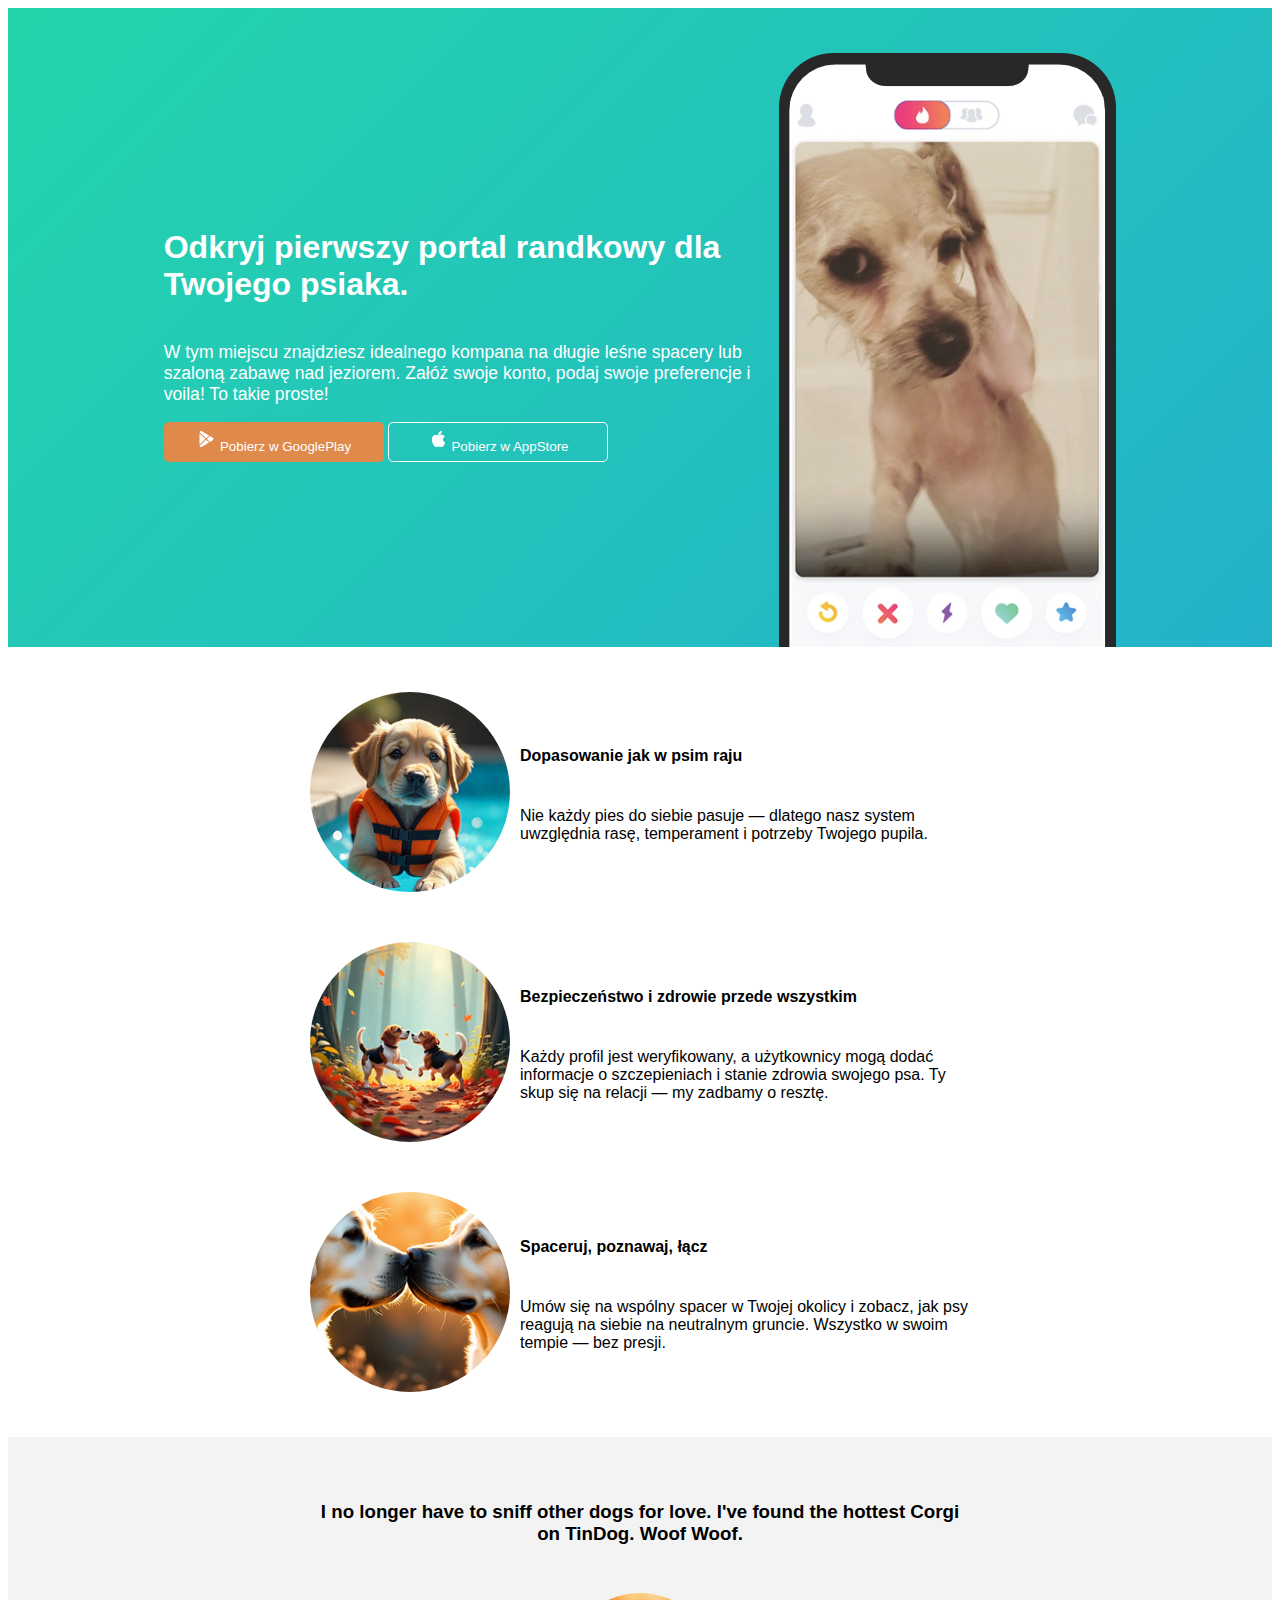
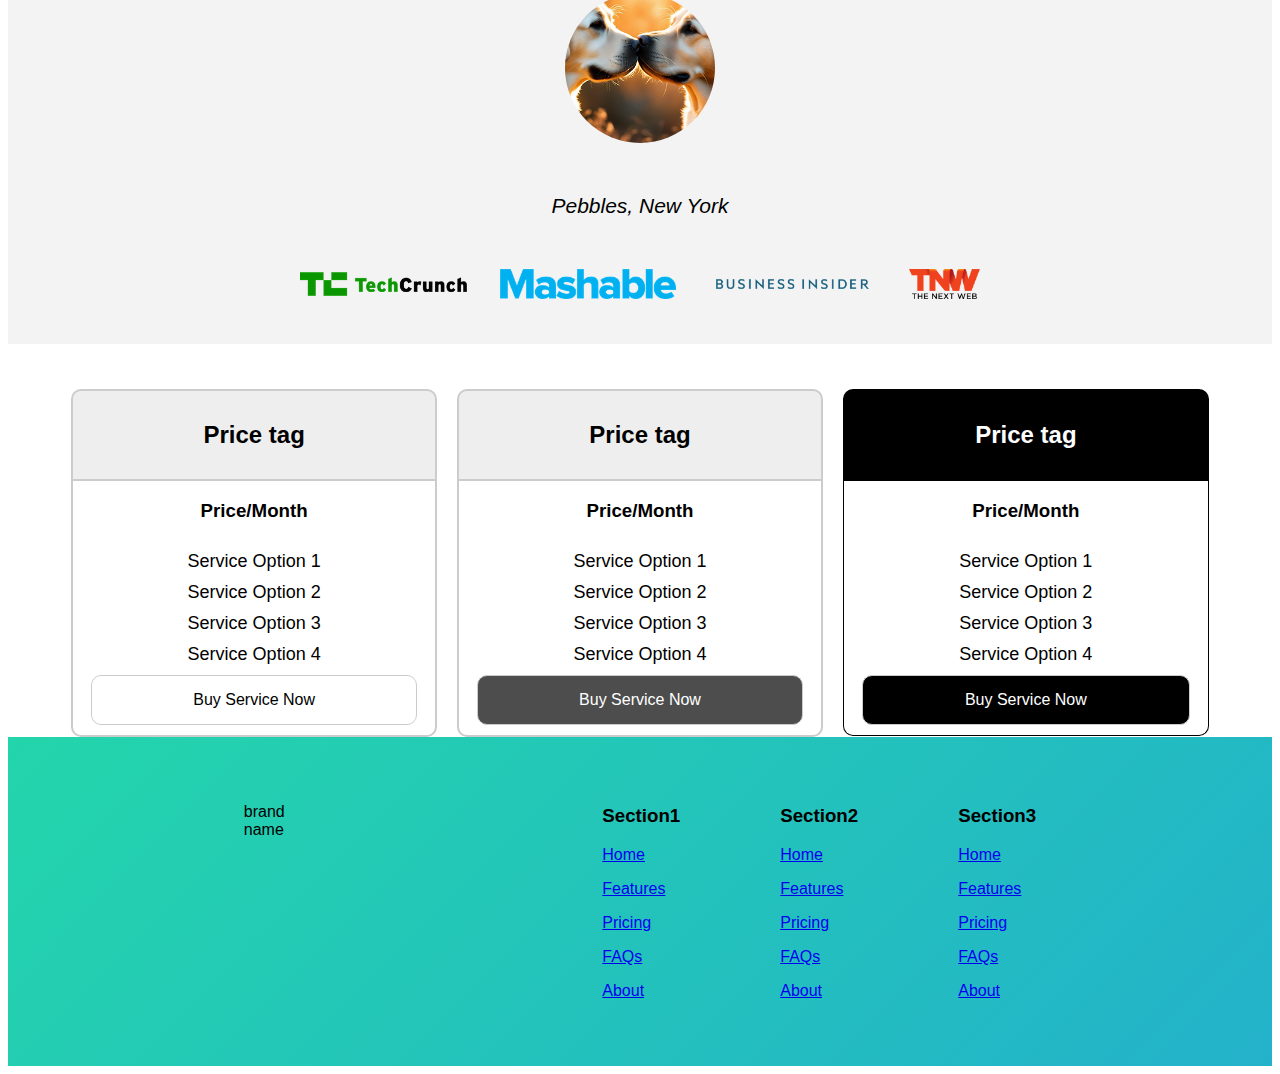
<file: index.html>
<!DOCTYPE html>
<html lang="en">
<head>
    <meta charset="UTF-8">
    <meta name="viewport" content="width=device-width, initial-scale=1.0">
    <link rel="stylesheet" href="style.css">
    <link href="https://cdn.jsdelivr.net/npm/bootstrap@5.3.5/dist/css/bootstrap.min.css" rel="stylesheet" integrity="sha384-SgOJa3DmI69IUzQ2PVdRZhwQ+dy64/BUtbMJw1MZ8t5HZApcHrRKUc4W0kG879m7" crossorigin="anonymous">
    <title>difcode.html</title>
</head>
<body>

<!-- header -->
<section class="header">
<div class="header-container">
    <div class="spacer"></div>
    <div class="naglowek">
        <h1>
            Odkryj pierwszy portal randkowy dla Twojego psiaka.
        </h1>
    <p>
        W tym miejscu znajdziesz idealnego kompana na długie leśne spacery lub szaloną zabawę nad jeziorem. Załóż swoje konto, podaj swoje preferencje i voila! To takie proste!
    </p>
    </div>
    <img id="iphonedog" src="images/iphone.png" alt="">
    <div class="buttons">

    <button id="googleplay">
        <svg xmlns="http://www.w3.org/2000/svg" width="20" height="20" fill="currentColor" class="bi bi-google-play" viewBox="0 0 15 20">
            <path d="M14.222 9.374c1.037-.61 1.037-2.137 0-2.748L11.528 5.04 8.32 8l3.207 2.96zm-3.595 2.116L7.583 8.68 1.03 14.73c.201 1.029 1.36 1.61 2.303 1.055zM1 13.396V2.603L6.846 8zM1.03 1.27l6.553 6.05 3.044-2.81L3.333.215C2.39-.341 1.231.24 1.03 1.27"/>
          </svg>
        Pobierz w GooglePlay
    </button>

    <button id="appstore">
        <svg xmlns="http://www.w3.org/2000/svg" width="20" height="20" fill="currentColor" class="bi bi-apple" viewBox="0 0 15 20">
            <path d="M11.182.008C11.148-.03 9.923.023 8.857 1.18c-1.066 1.156-.902 2.482-.878 2.516s1.52.087 2.475-1.258.762-2.391.728-2.43m3.314 11.733c-.048-.096-2.325-1.234-2.113-3.422s1.675-2.789 1.698-2.854-.597-.79-1.254-1.157a3.7 3.7 0 0 0-1.563-.434c-.108-.003-.483-.095-1.254.116-.508.139-1.653.589-1.968.607-.316.018-1.256-.522-2.267-.665-.647-.125-1.333.131-1.824.328-.49.196-1.422.754-2.074 2.237-.652 1.482-.311 3.83-.067 4.56s.625 1.924 1.273 2.796c.576.984 1.34 1.667 1.659 1.899s1.219.386 1.843.067c.502-.308 1.408-.485 1.766-.472.357.013 1.061.154 1.782.539.571.197 1.111.115 1.652-.105.541-.221 1.324-1.059 2.238-2.758q.52-1.185.473-1.282"/>
            <path d="M11.182.008C11.148-.03 9.923.023 8.857 1.18c-1.066 1.156-.902 2.482-.878 2.516s1.52.087 2.475-1.258.762-2.391.728-2.43m3.314 11.733c-.048-.096-2.325-1.234-2.113-3.422s1.675-2.789 1.698-2.854-.597-.79-1.254-1.157a3.7 3.7 0 0 0-1.563-.434c-.108-.003-.483-.095-1.254.116-.508.139-1.653.589-1.968.607-.316.018-1.256-.522-2.267-.665-.647-.125-1.333.131-1.824.328-.49.196-1.422.754-2.074 2.237-.652 1.482-.311 3.83-.067 4.56s.625 1.924 1.273 2.796c.576.984 1.34 1.667 1.659 1.899s1.219.386 1.843.067c.502-.308 1.408-.485 1.766-.472.357.013 1.061.154 1.782.539.571.197 1.111.115 1.652-.105.541-.221 1.324-1.059 2.238-2.758q.52-1.185.473-1.282"/>
          </svg>
      Pobierz w AppStore
    </button>
    </div>
</div>
</section>

<!-- description -->
<section class="description">
    <div class="description-container">
        <div class="description-box-1">
            <div id="dog">
                <img src="images/dog3.jpg" alt="">
            </div>
            <h4 id="p1">
                Dopasowanie jak w psim raju
            </h4>
            <p id="p2">
                Nie każdy pies do siebie pasuje — dlatego nasz system uwzględnia rasę, temperament i potrzeby Twojego pupila.
            </p>
        </div>
        <div class="description-box-1">
            <div id="dog">
                <img src="images/dog2.jpg" alt="">
            </div>
            <h4 id="p1">
                Bezpieczeństwo i zdrowie przede wszystkim
            </h4>
            <p id="p2">
                Każdy profil jest weryfikowany, a użytkownicy mogą dodać informacje o szczepieniach i stanie zdrowia swojego psa. Ty skup się na relacji — my zadbamy o resztę.
            </p>
        </div>
        <div class="description-box-1">
            <div id="dog">
                <img src="images/dog1.jpg" alt="">
            </div>
            <h4 id="p1">
                Spaceruj, poznawaj, łącz
            </h4>
            <p id="p2">
                Umów się na wspólny spacer w Twojej okolicy i zobacz, jak psy reagują na siebie na neutralnym gruncie. Wszystko w swoim tempie — bez presji.
            </p>
        </div>
    </div>
</section>

<!-- opinion -->
<section class="opinion">
    <div class="opinion-container">
        <h3>
            I no longer have to sniff other dogs for love. I've found the hottest Corgi on TinDog. Woof Woof.
        </h3>
        <img id="avatar" src="images/dog1.jpg" alt=""/>
        <p>
            <i>Pebbles, New York</i>
        </p>
        <div class="logos">
            <img height="30" src="images/techcrunch.png" alt="">
            <img height="30" src="images/mashable.png" alt="">
            <img height="30" src="images/bizinsider.png" alt="">
            <img height="30" src="images/tnw.png" alt="">
        </div>
    </div>
</section>

<!-- cennik -->
<section class="cennik">
    <div class="cennik-container">
       <div class="top">
        <h2>Price tag</h2>
       </div>
       <div class="bottom">
        <h3>Price/Month</h3>
        <p>Service Option 1</p>
        <p>Service Option 2</p>
        <p>Service Option 3</p>
        <p>Service Option 4</p>
        <button>Buy Service Now</button>
       </div>
    </div>
    <div class="cennik-container">
        <div class="top">
         <h2>Price tag</h2>
        </div>
        <div class="bottom">
         <h3>Price/Month</h3>
         <p>Service Option 1</p>
         <p>Service Option 2</p>
         <p>Service Option 3</p>
         <p>Service Option 4</p>
         <button id="button2">Buy Service Now</button>
        </div>
     </div>
     <div class="cennik-container">
        <div class="top3">
         <h2>Price tag</h2>
        </div>
        <div class="xd">
         <h3>Price/Month</h3>
         <p>Service Option 1</p>
         <p>Service Option 2</p>
         <p>Service Option 3</p>
         <p>Service Option 4</p>
         <button id="button3">Buy Service Now</button>
        </div>
     </div>
</section>

<!-- grid -->
<div class="footer">
        <div class="section-b">
            <p>brand name</p>
        </div>
        <div class="section1">
            <h3>Section1</h3>
            <p><a href="difcode.html">Home</a></p>
            <p><a href="difcode.html">Features</a></p>
            <p><a href="difcode.html">Pricing</a></p>
            <p><a href="difcode.html">FAQs</a></p>
            <p><a href="difcode.html">About</a></p>
        </div>
        <div class="section2">
            <h3>Section2</h3>
            <p><a href="difcode.html">Home</a></p>
            <p><a href="difcode.html">Features</a></p>
            <p><a href="difcode.html">Pricing</a></p>
            <p><a href="difcode.html">FAQs</a></p>
            <p><a href="difcode.html">About</a></p>
        </div>
        <div class="section3">
            <h3>Section3</h3>
            <p><a href="difcode.html">Home</a></p>
            <p><a href="difcode.html">Features</a></p>
            <p><a href="difcode.html">Pricing</a></p>
            <p><a href="difcode.html">FAQs</a></p>
            <p><a href="difcode.html">About</a></p>
        </div>
</div> 

</body>
<script src="https://cdn.jsdelivr.net/npm/bootstrap@5.3.5/dist/js/bootstrap.bundle.min.js" integrity="sha384-k6d4wzSIapyDyv1kpU366/PK5hCdSbCRGRCMv+eplOQJWyd1fbcAu9OCUj5zNLiq" crossorigin="anonymous"></script>
</html>
</file>
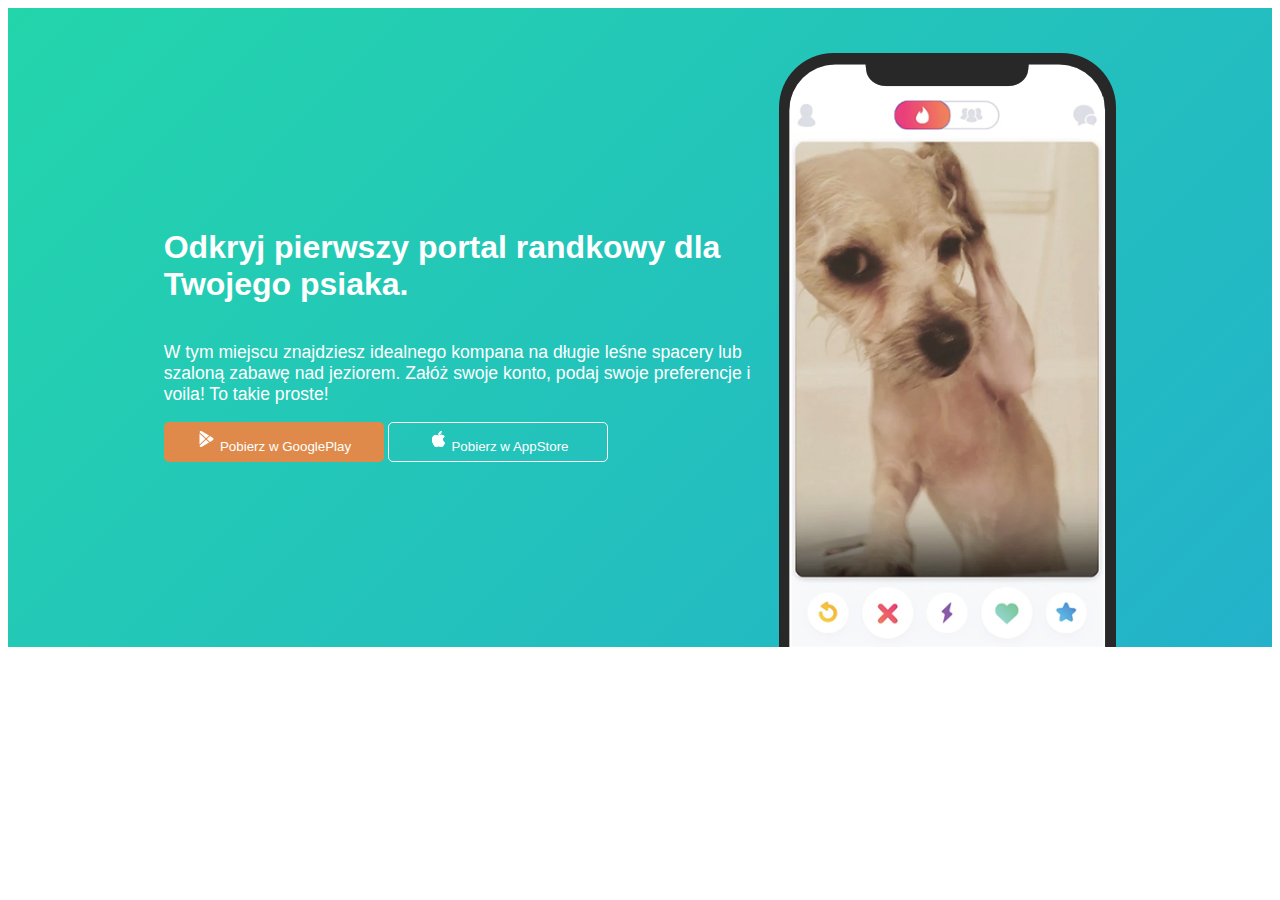
<file: difcode.html>
<!DOCTYPE html>
<html lang="en">
<head>
    <meta charset="UTF-8">
    <meta name="viewport" content="width=device-width, initial-scale=1.0">
    <link rel="stylesheet" href="difstyl.css">
    <link href="https://cdn.jsdelivr.net/npm/bootstrap@5.3.5/dist/css/bootstrap.min.css" rel="stylesheet" integrity="sha384-SgOJa3DmI69IUzQ2PVdRZhwQ+dy64/BUtbMJw1MZ8t5HZApcHrRKUc4W0kG879m7" crossorigin="anonymous">
    <title>difcode.html</title>
</head>
<body>

<!-- header -->
<section class="header">
<div class="header-container">
    <div class="spacer"></div>
    <div class="naglowek">
        <h1>
            Odkryj pierwszy portal randkowy dla Twojego psiaka.
        </h1>
    <p>
        W tym miejscu znajdziesz idealnego kompana na długie leśne spacery lub szaloną zabawę nad jeziorem. Załóż swoje konto, podaj swoje preferencje i voila! To takie proste!
    </p>
    </div>
    <img id="iphonedog" src="images/iphone.png" alt="">
    <div class="buttons">

    <button id="googleplay">
        <svg xmlns="http://www.w3.org/2000/svg" width="20" height="20" fill="currentColor" class="bi bi-google-play" viewBox="0 0 15 20">
            <path d="M14.222 9.374c1.037-.61 1.037-2.137 0-2.748L11.528 5.04 8.32 8l3.207 2.96zm-3.595 2.116L7.583 8.68 1.03 14.73c.201 1.029 1.36 1.61 2.303 1.055zM1 13.396V2.603L6.846 8zM1.03 1.27l6.553 6.05 3.044-2.81L3.333.215C2.39-.341 1.231.24 1.03 1.27"/>
          </svg>
        Pobierz w GooglePlay
    </button>

    <button id="appstore">
        <svg xmlns="http://www.w3.org/2000/svg" width="20" height="20" fill="currentColor" class="bi bi-apple" viewBox="0 0 15 20">
            <path d="M11.182.008C11.148-.03 9.923.023 8.857 1.18c-1.066 1.156-.902 2.482-.878 2.516s1.52.087 2.475-1.258.762-2.391.728-2.43m3.314 11.733c-.048-.096-2.325-1.234-2.113-3.422s1.675-2.789 1.698-2.854-.597-.79-1.254-1.157a3.7 3.7 0 0 0-1.563-.434c-.108-.003-.483-.095-1.254.116-.508.139-1.653.589-1.968.607-.316.018-1.256-.522-2.267-.665-.647-.125-1.333.131-1.824.328-.49.196-1.422.754-2.074 2.237-.652 1.482-.311 3.83-.067 4.56s.625 1.924 1.273 2.796c.576.984 1.34 1.667 1.659 1.899s1.219.386 1.843.067c.502-.308 1.408-.485 1.766-.472.357.013 1.061.154 1.782.539.571.197 1.111.115 1.652-.105.541-.221 1.324-1.059 2.238-2.758q.52-1.185.473-1.282"/>
            <path d="M11.182.008C11.148-.03 9.923.023 8.857 1.18c-1.066 1.156-.902 2.482-.878 2.516s1.52.087 2.475-1.258.762-2.391.728-2.43m3.314 11.733c-.048-.096-2.325-1.234-2.113-3.422s1.675-2.789 1.698-2.854-.597-.79-1.254-1.157a3.7 3.7 0 0 0-1.563-.434c-.108-.003-.483-.095-1.254.116-.508.139-1.653.589-1.968.607-.316.018-1.256-.522-2.267-.665-.647-.125-1.333.131-1.824.328-.49.196-1.422.754-2.074 2.237-.652 1.482-.311 3.83-.067 4.56s.625 1.924 1.273 2.796c.576.984 1.34 1.667 1.659 1.899s1.219.386 1.843.067c.502-.308 1.408-.485 1.766-.472.357.013 1.061.154 1.782.539.571.197 1.111.115 1.652-.105.541-.221 1.324-1.059 2.238-2.758q.52-1.185.473-1.282"/>
          </svg>
      Pobierz w AppStore
    </button>
    </div>
</div>
</section>

<!-- description -->
<section class="description"></section>

<!-- opinion -->
<section class="opinion"></section>


</body>
<script src="https://cdn.jsdelivr.net/npm/bootstrap@5.3.5/dist/js/bootstrap.bundle.min.js" integrity="sha384-k6d4wzSIapyDyv1kpU366/PK5hCdSbCRGRCMv+eplOQJWyd1fbcAu9OCUj5zNLiq" crossorigin="anonymous"></script>
</html>
</file>
<file: style.css>
html{
    font-family:'Segoe UI', Tahoma, Geneva, Verdana, sans-serif;
}

@media screen and (min-width:1400px) {
    
    .header{
        background: linear-gradient(-45deg, #ee7752, #e73c7e, #23a6d5, #23d5ab);
        background-size: 400% 400%;
	    animation: gradient 15s ease infinite;
    }
    @keyframes gradient {
	    0% {
		    background-position: 0% 50%;
	        }
	    50% {
    		background-position: 100% 50%;
        	}
	    100% {
    		background-position: 0% 50%;
        	}
        }
    .header-container{
        display:grid;
        grid-template-columns:1fr minmax(200px,600px) 0.1fr max-content 1fr;
        grid-template-rows:5vh 2fr max-content 1fr auto;
        }
    .spacer{
        grid-column: span 5;
    }
    .naglowek{
        text-align:left;
        grid-area:2/2/3/3;
        display: flex;
        flex-direction: column;
        justify-content: end;
        color:#fff;
    }
    .naglowek p{
        font-size:1.1rem;
    }
    .header-container button{
        width:220px;
        height: 40px;
        border-radius:5px;
    }
    .buttons{
        margin:0;
        padding:0;
        grid-area:3/2/4/3;
    }
    #appstore{
        border:1px solid #ffffff;
        color:#ffffff;
        background-color: #ffffff00;
        transition-duration: 0.3s;
    }
    #appstore:hover{
        cursor: pointer;
        background-color:#ffffff;
        color:#000000;
        transition-duration: 0.2s;
    }
    #googleplay{
        border:0;
        background-color:#df8a4a;
        color:#fff;
        transition-duration: 0.2s;
    }
    #googleplay:hover{
        cursor: pointer;
        background-color:#fa7a18;
        transition-duration: 0.2s;
    }
    #iphonedog{
        display:block;
        margin:0;
        padding:0;
        grid-area:2/4/5/4;
    }
    .description-container{
        display:flex;
        justify-content: center;
        align-items: center;
        height: 30vh;
        gap:50px;

    }
    .description-box-1{
        display:grid;
        grid-template-columns: minmax(50px,max-content) 250px;
        grid-template-rows: max-content max-content;
        row-gap: 5px;
        column-gap:10px;
    }
    #dog{
        display:flex;
        flex-direction: column;
        justify-content: center;
        align-items: center;
        grid-row:span 2;
    }
    #dog img{
        max-width:200px;
        border-radius:50%;
    }
    #p1{
        grid-area:1/2/2/3;
        align-self: center;
    }
    #p2{
        grid-area:2/2/3/3;
    }
    .opinion-container{
        padding-top:5vh;
        padding-bottom:5vh;
        background-color:rgb(243, 243, 243);
        display:flex;
        flex-direction: column;
        align-items: center;
        gap:30px;
    }
    #avatar{
        max-width:100px;
        border-radius:50%;
    }
    .logos{
        display:flex;
        gap:100px;
    }
    .cennik{
        display:flex;
        justify-content: center;
        gap:50px;
    }
    .cennik-container{
        width:400px;
        min-width:300px;
        height:max-content;
    }
    .top{
        border-radius:10px 10px 0px 0px;
        background:#eeeeee;
        border:2px solid #cccccc;
        text-align: center;
        padding:10px;
    }
    .bottom{
        border-left:2px solid #cccccc;
        border-right:2px solid #cccccc;
        border-bottom:2px solid #cccccc;
        background:none;
        border-radius:0px 0px 10px 10px;
        display:flex;
        flex-direction: column;
        align-items: center;
        gap:10px;
    }
   .cennik-container p{
        margin:0;
        padding:0;
        font-size:18px;
        text-align:center;
   }
   .cennik-container button{
        border-radius:10px;
        border:1px solid #cccccc;
        background:none;
        width:90%;
        height:50px;
        font-size:1rem;
        margin-bottom:10px;
   }
   #button2{
        background:#4d4d4d;
        color:#ffffff;
   }
   #button3{
        background:#000;
        color:#fff;
   }
   .top3{
        background:#000;
        border-radius:10px 10px 0px 0px;
        border:2px solid #000000;
        text-align: center;
        padding:10px;
        color:#fff;
   }
   .xd{
        border-left:1px solid #000000;
        border-right:1px solid #000000;
        border-bottom:1px solid #000000;
        background:none;
        border-radius:0px 0px 10px 10px;
        display:flex;
        flex-direction: column;
        align-items: center;
        gap:10px;
    }
    .footer{
        display:grid;
        grid-template-columns: 3fr 1fr 2.5fr 1fr 1fr 1fr 3fr;
        grid-template-rows: 50px 1fr 50px;
        column-gap:100px; background: linear-gradient(-45deg, #ee7752, #e73c7e, #23a6d5, #23d5ab);
        background-size: 400% 400%;
	    animation: gradient 15s ease infinite;
    }
    @keyframes gradient {
	    0% {
		    background-position: 0% 50%;
	        }
	    50% {
    		background-position: 100% 50%;
        	}
	    100% {
    		background-position: 0% 50%;
        	}
        }
    .section-b{
        grid-area:2/2/3/3;
    }
    .section1{
        grid-area:2/4/3/5;
    }
    .section2{
        grid-area:2/5/3/6;
    }
    .section3{
        grid-area:2/6/3/7;
    }
}

@media screen and (min-width:1200px) and (max-width:1399px) {
    
    .header{
        background: linear-gradient(-45deg, #ee7752, #e73c7e, #23a6d5, #23d5ab);
        background-size: 400% 400%;
	    animation: gradient 15s ease infinite;
    }
    @keyframes gradient {
	    0% {
		    background-position: 0% 50%;
	        }
	    50% {
    		background-position: 100% 50%;
        	}
	    100% {
    		background-position: 0% 50%;
        	}
        }
    .header-container{
        display:grid;
        grid-template-columns:1fr minmax(200px,600px) 0.1fr max-content 1fr;
        grid-template-rows:5vh 2fr max-content 1fr auto;
        }
    .spacer{
        grid-column: span 5;
    }
    .naglowek{
        text-align:left;
        grid-area:2/2/3/3;
        display: flex;
        flex-direction: column;
        justify-content: end;
        color:#fff;
    }
    .naglowek p{
        font-size:1.1rem;
    }
    .header-container button{
        width:220px;
        height: 40px;
        border-radius:5px;
    }
    .buttons{
        margin:0;
        padding:0;
        grid-area:3/2/4/3;
    }
    #appstore{
        border:1px solid #ffffff;
        color:#ffffff;
        background-color: #ffffff00;
        transition-duration: 0.3s;
    }
    #appstore:hover{
        cursor: pointer;
        background-color:#ffffff;
        color:#000000;
        transition-duration: 0.2s;
    }
    #googleplay{
        border:0;
        background-color:#df8a4a;
        color:#fff;
        transition-duration: 0.2s;
    }
    #googleplay:hover{
        cursor: pointer;
        background-color:#fa7a18;
        transition-duration: 0.2s;
    }
    #iphonedog{
        display:block;
        margin:0;
        padding:0;
        grid-area:2/4/5/4;
    }
    .description-container{
        display:flex;
        justify-content: center;
        align-items: center;
        flex-direction: column;
        gap:50px;
        margin-top:5vh;
    }
    .description-box-1{
        display:grid;
        grid-template-columns: 1fr max-content minmax(300px,450px) 1fr;
        grid-template-rows: max-content max-content;
        row-gap: 5px;
        column-gap:10px;
    }
    #dog{
        display:flex;
        flex-direction: column;
        justify-content: center;
        align-items: center;
        grid-area:1/2/3/3;
    }
    #dog img{
        max-width:200px;
        border-radius:50%;
    }
    #p1{
        grid-area:1/3/2/4;
        align-self: end;
    }
    #p2{
        grid-area:2/3/3/4;
    }
    .opinion-container{
        margin-top:5vh;
        margin-bottom:5vh;
        padding-top:5vh;
        padding-bottom:5vh;
        background-color:rgb(243, 243, 243);
        display:flex;
        flex-direction: column;
        align-items: center;
        gap:30px;
    }
    .opinion-container h3, .opinion-container p{
        text-align:center;
        max-width:50vw;
    }
    .opinion-container p{
        font-size:21px;
    }
    #avatar{
        max-width:150px;
        border-radius:50%;
    }
    .logos{
        display:flex;
        justify-content: center;
        gap:30px;
    }
    .cennik{
        display:flex;
        justify-content: center;
        gap:20px;
        width:90%;
        margin:auto;
    }
    .cennik-container{
        width:400px;
        min-width:300px;
        height:max-content;
    }
    .top{
        border-radius:10px 10px 0px 0px;
        background:#eeeeee;
        border:2px solid #cccccc;
        text-align: center;
        padding:10px;
    }
    .bottom{
        border-left:2px solid #cccccc;
        border-right:2px solid #cccccc;
        border-bottom:2px solid #cccccc;
        background:none;
        border-radius:0px 0px 10px 10px;
        display:flex;
        flex-direction: column;
        align-items: center;
        gap:10px;
    }
   .cennik-container p{
        margin:0;
        padding:0;
        font-size:18px;
        text-align:center;
   }
   .cennik-container button{
        border-radius:10px;
        border:1px solid #cccccc;
        background:none;
        width:90%;
        height:50px;
        font-size:1rem;
        margin-bottom:10px;
   }
   #button2{
    background:#4d4d4d;
    color:#ffffff;
   }
   #button3{
    background:#000;
    color:#fff;
   }
   .top3{
    background:#000;
    border-radius:10px 10px 0px 0px;
    border:2px solid #000000;
    text-align: center;
    padding:10px;
    color:#fff;
   }
   .xd{
    border-left:1px solid #000000;
    border-right:1px solid #000000;
    border-bottom:1px solid #000000;
    background:none;
    border-radius:0px 0px 10px 10px;
    display:flex;
    flex-direction: column;
    align-items: center;
    gap:10px;
    }
    .footer{
        display:grid;
        grid-template-columns: 3fr 1fr 2.5fr 1fr 1fr 1fr 3fr;
        grid-template-rows: 50px 1fr 50px;
        column-gap:100px; background: linear-gradient(-45deg, #ee7752, #e73c7e, #23a6d5, #23d5ab);
        background-size: 400% 400%;
	    animation: gradient 15s ease infinite;
    }
    @keyframes gradient {
	    0% {
		    background-position: 0% 50%;
	        }
	    50% {
    		background-position: 100% 50%;
        	}
	    100% {
    		background-position: 0% 50%;
        	}
        }
    .section-b{
        grid-area:2/2/3/3;
    }
    .section1{
        grid-area:2/4/3/5;
    }
    .section2{
        grid-area:2/5/3/6;
    }
    .section3{
        grid-area:2/6/3/7;
    }
}

@media screen and (min-width:768px) and (max-width:1199px) {
    
    .header{
        background: linear-gradient(-45deg, #ee7752, #e73c7e, #23a6d5, #23d5ab);
        background-size: 400% 400%;
	    animation: gradient 15s ease infinite;
    }
    @keyframes gradient {
	    0% {
		    background-position: 0% 50%;
	        }
	    50% {
    		background-position: 100% 50%;
        	}
	    100% {
    		background-position: 0% 50%;
        	}
        }
    .header-container{
        display:grid;
        grid-template-columns:1fr minmax(200px,400px) 0.5fr max-content 1fr;
        grid-template-rows:5vh 2.5fr max-content 1fr auto;
        }
    .spacer{
        grid-column: span 5;
    }
    .naglowek{
        text-align:left;
        grid-area:2/2/3/3;
        display: flex;
        flex-direction: column;
        justify-content: end;
        color:#fff;
    }
    .naglowek p{
        font-size:1.1rem;
    }
    .header-container button{
        width:auto;
        height: 50px;
        border-radius:5px;
    }
    .buttons{
        margin:0;
        padding:0;
        grid-area:3/2/4/3;
        display:flex;
        flex-direction: column;
        gap:10px;
    }
    #appstore{
        border:1px solid #ffffff;
        color:#ffffff;
        background-color: #ffffff00;
        transition-duration: 0.3s;
    }
    #appstore:hover{
        cursor: pointer;
        background-color:#ffffff;
        color:#000000;
        transition-duration: 0.2s;
    }
    #googleplay{
        border:0;
        background-color:#df8a4a;
        color:#fff;
        transition-duration: 0.2s;
    }
    #googleplay:hover{
        cursor: pointer;
        background-color:#fa7a18;
        transition-duration: 0.2s;
    }
    #iphonedog{
        display:block;
        margin:0;
        padding:0;
        grid-area:2/4/5/4;
    }
    .description-container{
        display:flex;
        justify-content: center;
        align-items: center;
        flex-direction: column;
        gap:50px;
        margin-top:5vh;
    }
    .description-box-1{
        display:grid;
        grid-template-columns: 1fr max-content minmax(300px,450px) 1fr;
        grid-template-rows: max-content max-content;
        row-gap: 5px;
        column-gap:20px;
    }
    #dog{
        display:flex;
        flex-direction: column;
        justify-content: center;
        align-items: center;
        grid-area:1/2/3/3;
    }
    #dog img{
        max-width:330px;
        border-radius:50%;
    }
    #p1{
        grid-area:1/3/2/4;
        align-self: end;
        font-size:2rem;
    }
    #p2{
        grid-area:2/3/3/4;
        font-size:18px;
    }
    .opinion-container{
        margin-top:5vh;
        margin-bottom:5vh;
        padding-top:5vh;
        padding-bottom:5vh;
        background-color:rgb(243, 243, 243);
        display:flex;
        flex-direction: column;
        align-items: center;
        gap:30px;
    }
    .opinion-container h3, .opinion-container p{
        text-align:center;
        max-width:50vw;
    }
    .opinion-container p{
        font-size:21px;
    }
    #avatar{
        max-width:150px;
        border-radius:50%;
    }
    .logos{
        display:flex;
        justify-content: center;
        gap:20px;
        flex-shrink: 1;
    }
    .cennik{
        display:flex;
        justify-content: center;
        gap:20px;
        width:90%;
        margin:auto;
    }
    .cennik-container{
        width:300px;
        min-width:200px;
        height:max-content;
    }
    .top{
        border-radius:10px 10px 0px 0px;
        background:#eeeeee;
        border:2px solid #cccccc;
        text-align: center;
        padding:10px;
    }
    .bottom{
        border-left:2px solid #cccccc;
        border-right:2px solid #cccccc;
        border-bottom:2px solid #cccccc;
        background:none;
        border-radius:0px 0px 10px 10px;
        display:flex;
        flex-direction: column;
        align-items: center;
        gap:10px;
    }
   .cennik-container p{
        margin:0;
        padding:0;
        font-size:18px;
        text-align:center;
   }
   .cennik-container button{
        border-radius:10px;
        border:1px solid #cccccc;
        background:none;
        width:90%;
        height:50px;
        font-size:1rem;
        margin-bottom:10px;
   }
   #button2{
        background:#4d4d4d;
        color:#ffffff;
   }
   #button3{
        background:#000;
        color:#fff;
   }
   .top3{
        background:#000;
        border-radius:10px 10px 0px 0px;
        border:2px solid #000000;
        text-align: center;
        padding:10px;
        color:#fff;
   }
   .xd{
        border-left:1px solid #000000;
        border-right:1px solid #000000;
        border-bottom:1px solid #000000;
        background:none;
        border-radius:0px 0px 10px 10px;
        display:flex;
        flex-direction: column;
        align-items: center;
        gap:10px;
    }
    .footer{
        display:grid;
        grid-template-columns: 1.5fr 1fr 0.5fr 1fr 1fr 1fr 1fr;
        grid-template-rows: 50px 1fr 50px;
        column-gap:30px; 
        background: linear-gradient(-45deg, #ee7752, #e73c7e, #23a6d5, #23d5ab);
        background-size: 400% 400%;
	    animation: gradient 15s ease infinite;
    }
    @keyframes gradient {
	    0% {
		    background-position: 0% 50%;
	        }
	    50% {
    		background-position: 100% 50%;
        	}
	    100% {
    		background-position: 0% 50%;
        	}
        }
    .section-b{
        grid-area:2/2/3/3;
    }
    .section1{
        grid-area:2/4/3/5;
    }
    .section2{
        grid-area:2/5/3/6;
    }
    .section3{
        grid-area:2/6/3/7;
    }
}

@media screen and (max-width:767px) {
    
    .header{
        background: linear-gradient(-45deg, #ee7752, #e73c7e, #23a6d5, #23d5ab);
        background-size: 400% 400%;
	    animation: gradient 15s ease infinite;
    }
    @keyframes gradient {
	    0% {
		    background-position: 0% 50%;
	        }
	    50% {
    		background-position: 100% 50%;
        	}
	    100% {
    		background-position: 0% 50%;
        	}
        }
    .header-container{
        display:grid;
        grid-template-columns:1fr minmax(200px,400px) 1fr;
        grid-template-rows:2vh max-content max-content max-content auto;
        gap:20px;
        }
    .spacer{
        grid-column: span 3;
    }
    .naglowek{
        text-align:left;
        grid-area:3/2/4/3;
        display: flex;
        flex-direction: column;
        justify-content: end;
        color:#fff;
    }
    .naglowek p{
        font-size:1.1rem;
    }
    .header-container button{
        width:auto;
        height: 50px;
        border-radius:5px;
    }
    .buttons{
        margin:0;
        padding:0;
        grid-area:4/2/5/3;
        display:flex;
        flex-direction: column;
        gap:10px;
    }
    #appstore{
        border:1px solid #ffffff;
        color:#ffffff;
        background-color: #ffffff00;
        transition-duration: 0.3s;
    }
    #appstore:hover{
        cursor: pointer;
        background-color:#ffffff;
        color:#000000;
        transition-duration: 0.2s;
    }
    #googleplay{
        border:0;
        background-color:#df8a4a;
        color:#fff;
        transition-duration: 0.2s;
    }
    #googleplay:hover{
        cursor: pointer;
        background-color:#fa7a18;
        transition-duration: 0.2s;
    }
    #iphonedog{
        display:flex;
        justify-self: center;
        grid-area:2/2/3/3;
    }
    .description-container{
        display:flex;
        justify-content: center;
        align-items: center;
        flex-direction: column;
        gap:30px;
        margin-top:5vh;
    }
    .description-box-1{
        display:grid;
        grid-template-columns: 1fr 3fr 1fr;
        grid-template-rows: max-content max-content max-content;
        row-gap: 15px;
        column-gap:20px;
    }
    #dog{
        display:flex;
        flex-direction: column;
        justify-content: center;
        align-items: center;
        grid-area:1/2/2/3;
    }
    #dog img{
        width:350px;
        border-radius:50%;
    }
    #p1{
        grid-area:2/2/3/3;
        font-size:2rem;
        text-align:center;
    }
    #p2{
        grid-area:3/2/4/3;
        font-size:18px;
        text-align:center;
    }
    .opinion-container{
        margin-top:5vh;
        margin-bottom:5vh;
        padding-top:5vh;
        padding-bottom:5vh;
        background-color:rgb(243, 243, 243);
        display:flex;
        flex-direction: column;
        align-items: center;
        gap:30px;
    }
    .opinion-container h3, .opinion-container p{
        text-align:center;
        max-width:70vw;
    }
    .opinion-container p{
        font-size:21px;
    }
    #avatar{
        max-width:150px;
        border-radius:50%;
    }
    .logos{
        display:flex;
        flex-direction: column;
        align-items: center;
        gap:20px;
        flex-shrink: 1;
    }
    .cennik{
        display:flex;
        flex-direction: column;
        align-items:center;
        gap:20px;
        width:90%;
        margin:auto;
    }
    .cennik-container{
        width:90%;
        height:max-content;
    }
    .top{
        border-radius:10px 10px 0px 0px;
        background:#eeeeee;
        border:2px solid #cccccc;
        text-align: center;
        padding:10px;
    }
    .bottom{
        border-left:2px solid #cccccc;
        border-right:2px solid #cccccc;
        border-bottom:2px solid #cccccc;
        background:none;
        border-radius:0px 0px 10px 10px;
        display:flex;
        flex-direction: column;
        align-items: center;
        gap:10px;
    }
   .cennik-container p{
        margin:0;
        padding:0;
        font-size:18px;
        text-align:center;
   }
   .cennik-container button{
        border-radius:10px;
        border:1px solid #cccccc;
        background:none;
        width:90%;
        height:50px;
        font-size:1rem;
        margin-bottom:10px;
   }
   #button2{
        background:#4d4d4d;
        color:#ffffff;
   }
   #button3{
        background:#000;
        color:#fff;
   }
   .top3{
        background:#000;
        border-radius:10px 10px 0px 0px;
        border:2px solid #000000;
        text-align: center;
        padding:10px;
        color:#fff;
   }
   .xd{
        border-left:1px solid #000000;
        border-right:1px solid #000000;
        border-bottom:1px solid #000000;
        background:none;
        border-radius:0px 0px 10px 10px;
        display:flex;
        flex-direction: column;
        align-items: center;
        gap:10px;
    }
    .footer{
        /* display:grid;
        grid-template-columns: 1.5fr 1fr 0.5fr 1fr 1fr 1fr 1fr;
        grid-template-rows: 50px 1fr 50px;
        column-gap:30px;  */
        display:flex;
        flex-direction: column;
        gap:30px;
        background: linear-gradient(-45deg, #ee7752, #e73c7e, #23a6d5, #23d5ab);
        background-size: 400% 400%;
	    animation: gradient 15s ease infinite;
    }
    @keyframes gradient {
	    0% {
		    background-position: 0% 50%;
	        }
	    50% {
    		background-position: 100% 50%;
        	}
	    100% {
    		background-position: 0% 50%;
        	}
        }
    .footer div{
        margin-left:10vw;
    }
    .section-b{
        grid-area:2/2/3/3;
    }
    .section1{
        grid-area:2/4/3/5;
    }
    .section2{
        grid-area:2/5/3/6;
    }
    .section3{
        grid-area:2/6/3/7;
    }
}
</file>
<file: difstyl.css>
html{
    font-family:'Segoe UI', Tahoma, Geneva, Verdana, sans-serif;
}

@media screen and (min-width:1400px) {
    
    .header{
        background: linear-gradient(-45deg, #ee7752, #e73c7e, #23a6d5, #23d5ab);
        background-size: 400% 400%;
	    animation: gradient 15s ease infinite;
    }
    @keyframes gradient {
	    0% {
		    background-position: 0% 50%;
	        }
	    50% {
    		background-position: 100% 50%;
        	}
	    100% {
    		background-position: 0% 50%;
        	}
        }
    .header-container{
        display:grid;
        grid-template-columns:1fr minmax(200px,600px) 0.1fr max-content 1fr;
        grid-template-rows:5vh 2fr max-content 1fr auto;
        }
    .spacer{
        grid-column: span 5;
    }
    .naglowek{
        text-align:left;
        grid-area:2/2/3/3;
        display: flex;
        flex-direction: column;
        justify-content: end;
        color:#fff;
    }
    .naglowek p{
        font-size:1.1rem;
    }
    .header-container button{
        width:220px;
        height: 40px;
        border-radius:5px;
    }
    .buttons{
        margin:0;
        padding:0;
        grid-area:3/2/4/3;
    }
    #appstore{
        border:1px solid #ffffff;
        color:#ffffff;
        background-color: #ffffff00;
        transition-duration: 0.3s;
    }
    #appstore:hover{
        cursor: pointer;
        background-color:#ffffff;
        color:#000000;
        transition-duration: 0.2s;
    }
    #googleplay{
        border:0;
        background-color:#df8a4a;
        color:#fff;
        transition-duration: 0.2s;
    }
    #googleplay:hover{
        cursor: pointer;
        background-color:#fa7a18;
        transition-duration: 0.2s;
    }
    #iphonedog{
        display:block;
        margin:0;
        padding:0;
        grid-area:2/4/5/4;
    }
}

@media screen and (min-width:1200px) and (max-width:1399px) {
    
    .header{
        background: linear-gradient(-45deg, #ee7752, #e73c7e, #23a6d5, #23d5ab);
        background-size: 400% 400%;
	    animation: gradient 15s ease infinite;
    }
    @keyframes gradient {
	    0% {
		    background-position: 0% 50%;
	        }
	    50% {
    		background-position: 100% 50%;
        	}
	    100% {
    		background-position: 0% 50%;
        	}
        }
    .header-container{
        display:grid;
        grid-template-columns:1fr minmax(200px,600px) 0.1fr max-content 1fr;
        grid-template-rows:5vh 2fr max-content 1fr auto;
        }
    .spacer{
        grid-column: span 5;
    }
    .naglowek{
        text-align:left;
        grid-area:2/2/3/3;
        display: flex;
        flex-direction: column;
        justify-content: end;
        color:#fff;
    }
    .naglowek p{
        font-size:1.1rem;
    }
    .header-container button{
        width:220px;
        height: 40px;
        border-radius:5px;
    }
    .buttons{
        margin:0;
        padding:0;
        grid-area:3/2/4/3;
    }
    #appstore{
        border:1px solid #ffffff;
        color:#ffffff;
        background-color: #ffffff00;
        transition-duration: 0.3s;
    }
    #appstore:hover{
        cursor: pointer;
        background-color:#ffffff;
        color:#000000;
        transition-duration: 0.2s;
    }
    #googleplay{
        border:0;
        background-color:#df8a4a;
        color:#fff;
        transition-duration: 0.2s;
    }
    #googleplay:hover{
        cursor: pointer;
        background-color:#fa7a18;
        transition-duration: 0.2s;
    }
    #iphonedog{
        display:block;
        margin:0;
        padding:0;
        grid-area:2/4/5/4;
    }
}

@media screen and (min-width:768px) and (max-width:1199px) {
    
    .header{
        background: linear-gradient(-45deg, #ee7752, #e73c7e, #23a6d5, #23d5ab);
        background-size: 400% 400%;
	    animation: gradient 15s ease infinite;
    }
    @keyframes gradient {
	    0% {
		    background-position: 0% 50%;
	        }
	    50% {
    		background-position: 100% 50%;
        	}
	    100% {
    		background-position: 0% 50%;
        	}
        }
    .header-container{
        display:grid;
        grid-template-columns:1fr minmax(200px,400px) 0.5fr max-content 1fr;
        grid-template-rows:5vh 2.5fr max-content 1fr auto;
        }
    .spacer{
        grid-column: span 5;
    }
    .naglowek{
        text-align:left;
        grid-area:2/2/3/3;
        display: flex;
        flex-direction: column;
        justify-content: end;
        color:#fff;
    }
    .naglowek p{
        font-size:1.1rem;
    }
    .header-container button{
        width:auto;
        height: 50px;
        border-radius:5px;
    }
    .buttons{
        margin:0;
        padding:0;
        grid-area:3/2/4/3;
        display:flex;
        flex-direction: column;
        gap:10px;
    }
    #appstore{
        border:1px solid #ffffff;
        color:#ffffff;
        background-color: #ffffff00;
        transition-duration: 0.3s;
    }
    #appstore:hover{
        cursor: pointer;
        background-color:#ffffff;
        color:#000000;
        transition-duration: 0.2s;
    }
    #googleplay{
        border:0;
        background-color:#df8a4a;
        color:#fff;
        transition-duration: 0.2s;
    }
    #googleplay:hover{
        cursor: pointer;
        background-color:#fa7a18;
        transition-duration: 0.2s;
    }
    #iphonedog{
        display:block;
        margin:0;
        padding:0;
        grid-area:2/4/5/4;
    }
}

@media screen and (max-width:767px) {
    
    .header{
        background: linear-gradient(-45deg, #ee7752, #e73c7e, #23a6d5, #23d5ab);
        background-size: 400% 400%;
	    animation: gradient 15s ease infinite;
    }
    @keyframes gradient {
	    0% {
		    background-position: 0% 50%;
	        }
	    50% {
    		background-position: 100% 50%;
        	}
	    100% {
    		background-position: 0% 50%;
        	}
        }
    .header-container{
        display:grid;
        grid-template-columns:1fr minmax(200px,400px) 1fr;
        grid-template-rows:2vh max-content max-content max-content auto;
        gap:20px;
        }
    .spacer{
        grid-column: span 3;
    }
    .naglowek{
        text-align:left;
        grid-area:3/2/4/3;
        display: flex;
        flex-direction: column;
        justify-content: end;
        color:#fff;
    }
    .naglowek p{
        font-size:1.1rem;
    }
    .header-container button{
        width:auto;
        height: 50px;
        border-radius:5px;
    }
    .buttons{
        margin:0;
        padding:0;
        grid-area:4/2/5/3;
        display:flex;
        flex-direction: column;
        gap:10px;
    }
    #appstore{
        border:1px solid #ffffff;
        color:#ffffff;
        background-color: #ffffff00;
        transition-duration: 0.3s;
    }
    #appstore:hover{
        cursor: pointer;
        background-color:#ffffff;
        color:#000000;
        transition-duration: 0.2s;
    }
    #googleplay{
        border:0;
        background-color:#df8a4a;
        color:#fff;
        transition-duration: 0.2s;
    }
    #googleplay:hover{
        cursor: pointer;
        background-color:#fa7a18;
        transition-duration: 0.2s;
    }
    #iphonedog{
        display:flex;
        justify-self: center;
        grid-area:2/2/3/3;
    }
}
</file>
